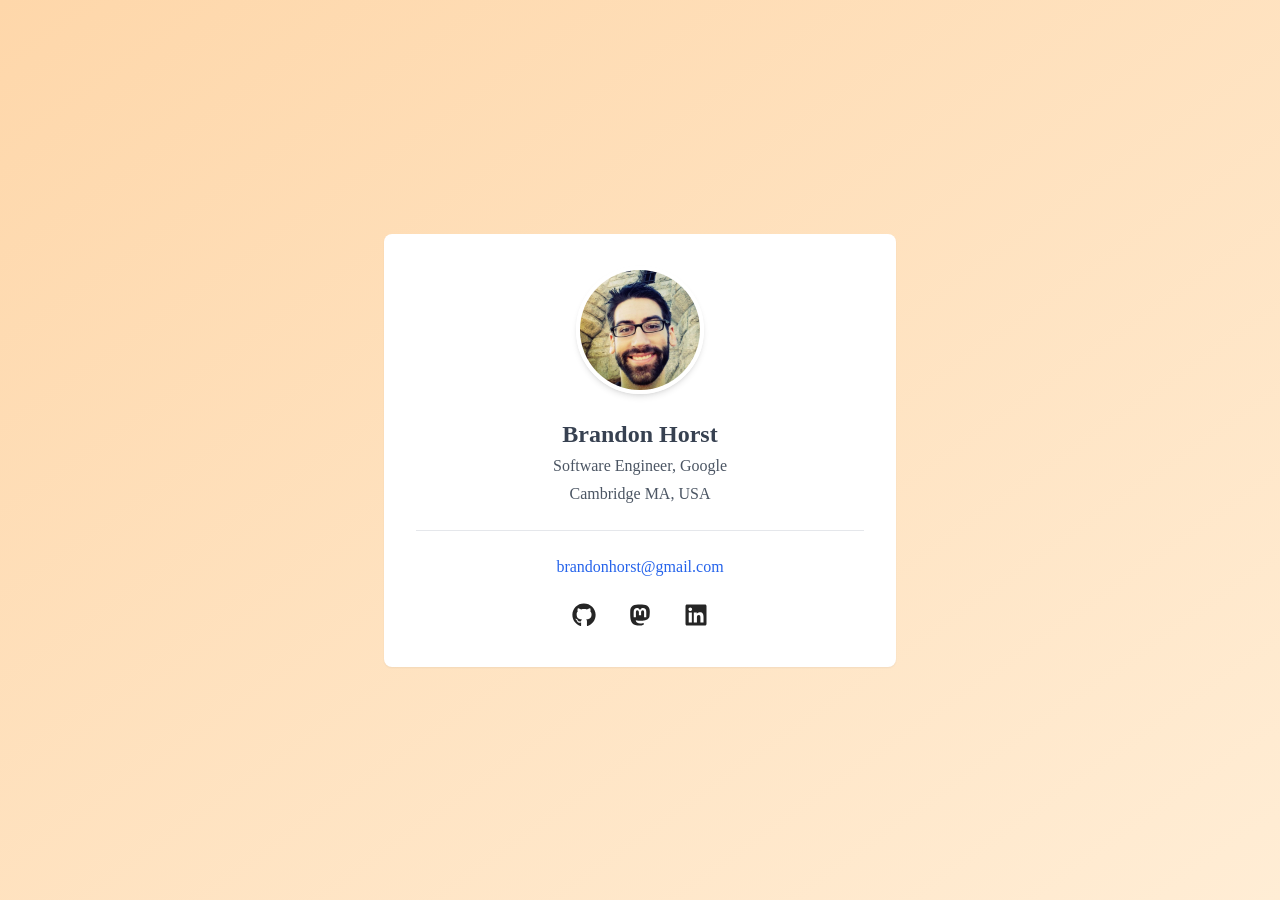
<file: public/index.html>
<!doctype html>
<html lang="en">
  <head>
    <meta charset="utf-8">
    <meta name="viewport" content="width=device-width, initial-scale=1">
    <title>Brandon Horst</title>
    <meta name="description" content="Brandon Horst, software engineer in Cambridge, MA.">
    <meta property="og:title" content="Brandon Horst">
    <meta property="og:description" content="Software Engineer, Google">
    <meta property="og:type" content="website">
    <meta property="og:image" content="https://brandonhorst.me/images/avatar.jpg">
    <meta property="og:image:type" content="image/jpeg">
    <meta property="og:image:width" content="720">
    <meta property="og:image:height" content="720">
    <link rel="icon" href="favicon.ico" sizes="any">
    <link rel="icon" type="image/png" sizes="96x96" href="images/favicon-96x96.png">
    <link rel="icon" type="image/png" sizes="32x32" href="images/favicon-32x32.png">
    <link rel="icon" type="image/png" sizes="16x16" href="images/favicon-16x16.png">
    <link rel="stylesheet" href="styles.css">
  </head>
  <body>
    <main class="card">
      <header>
        <img class="avatar" src="images/avatar.jpg" alt="Brandon Horst" width="128" height="128">
        <h1>Brandon Horst</h1>
        <p>Software Engineer, Google</p>
        <p>Cambridge MA, USA</p>
      </header>

      <hr>

      <footer>
        <p><a href="mailto:brandonhorst@gmail.com">brandonhorst&#8203;@gmail.com</a></p>
        <nav class="social" aria-label="Social profiles">
          <a href="https://github.com/brandonhorst" target="_blank" rel="noopener noreferrer" aria-label="GitHub">
            <img src="images/github.svg" alt="" width="24" height="24">
          </a>
          <a href="https://techhub.social/@brandonhorst" target="_blank" rel="me noopener noreferrer" aria-label="Mastodon">
            <img src="images/mastodon.svg" alt="" width="24" height="24">
          </a>
          <a href="https://www.linkedin.com/in/brandonhorst/" target="_blank" rel="noopener noreferrer" aria-label="LinkedIn">
            <img src="images/linkedin.svg" alt="" width="24" height="24">
          </a>
        </nav>
      </footer>
    </main>
  </body>
</html>
</file>
<file: public/styles.css>
:root {
  font-family: ui-serif, Georgia, Cambria, "Times New Roman", Times, serif;
  color: #374151;
  background: linear-gradient(to bottom right, #fed7aa, #ffedd5);
}

* { box-sizing: border-box; }

body {
  min-height: 100vh;
  margin: 0;
  padding: 16px;
  display: flex;
  align-items: center;
  justify-content: center;
}

.card {
  width: 100%;
  max-width: 512px;
  padding: 32px;
  background: white;
  border-radius: 8px;
  box-shadow: 0 1px 2px 0 rgb(0 0 0 / 0.05);
}

header, footer { text-align: center; }

.avatar {
  display: block;
  width: 128px;
  height: 128px;
  margin: 0 auto 24px;
  object-fit: cover;
  border: 4px solid white;
  border-radius: 50%;
  box-shadow: 0 4px 6px -1px rgb(0 0 0 / 0.1), 0 2px 4px -2px rgb(0 0 0 / 0.1);
}

h1 {
  margin: 0 0 4px;
  font-size: 24px;
  line-height: 32px;
  font-weight: 600;
}

p { margin: 0; line-height: 24px; }
header p { color: #4b5563; }
header p:not(:last-child) { margin-bottom: 4px; }

a { color: #2563eb; text-decoration: none; }
a:hover { color: #1e40af; }
a:focus-visible { outline: 2px solid #1e40af; outline-offset: 3px; }

hr {
  margin: 24px 0;
  border: 0;
  border-top: 1px solid #e5e7eb;
}

.social {
  display: flex;
  justify-content: center;
  gap: 16px;
  margin-top: 16px;
}

.social a { display: block; padding: 8px; border-radius: 4px; }
.social img { display: block; opacity: 0.85; }
.social a:hover img { opacity: 1; }
</file>
